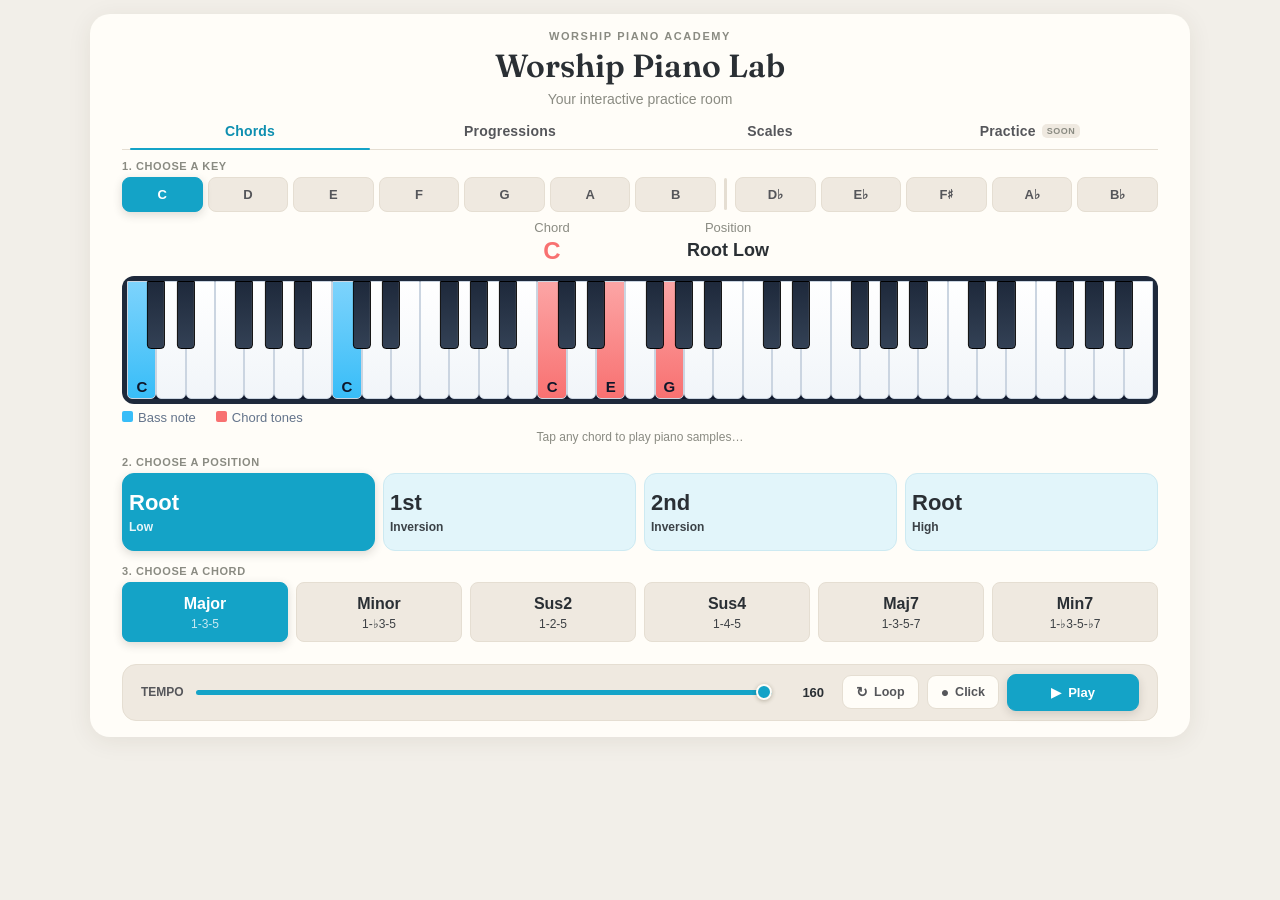
<file: index.html>
<!DOCTYPE html>
<html lang="en">
<head>
  <meta charset="UTF-8" />
  <meta name="viewport" content="width=device-width, initial-scale=1.0, maximum-scale=1.0" />
  <title>Worship Piano Lab – Interactive Progressions</title>
  <link rel="preconnect" href="https://fonts.googleapis.com" />
  <link rel="preconnect" href="https://fonts.gstatic.com" crossorigin />
  <link rel="stylesheet" href="https://fonts.googleapis.com/css2?family=Fraunces:opsz,wght@9..144,600&display=swap" />
  <link rel="stylesheet" href="styles.css" />
</head>
<body>
  <div id="wpl-wrapper">
    <div class="wpl-header">
      <div class="wpl-eyebrow">Worship Piano Academy</div>
      <div class="wpl-title">Worship Piano Lab</div>
      <div class="wpl-subtitle">Your interactive practice room</div>
      <div class="wpl-trial-note" id="wpl-trial-note" style="display:none;"></div>
    </div>

    <div class="wpl-tabbar" id="wpl-tabbar"></div>

    <!-- Shared instrument block: key selector + readout + piano stay in the
         same position no matter which tab is active, so switching tabs never
         reflows this part of the layout. -->
    <div class="wpl-instrument">
      <div class="section-label">1. Choose a key</div>
      <div style="margin-bottom:8px;">
        <div id="wpl-key-tabs" style="display:flex; gap:5px; align-items:center; flex-wrap:wrap;"></div>
      </div>

      <div class="wpl-instrument-display" id="wpl-instrument-display">
        <div class="wpl-instrument-content">
          <div class="wpl-readout-row">
            <div style="text-align:center; width:140px; height:50px;">
              <div class="wpl-readout-label" id="wpl-chord-heading-label">Chord</div>
              <div id="wpl-chord-name" style="font-size:24px; font-weight:700; line-height:31px;"></div>
            </div>
            <div style="text-align:center; width:140px; height:50px;">
              <div class="wpl-readout-label" id="wpl-step-heading-label">Position</div>
              <div id="wpl-step-label" style="font-size:24px; font-weight:700; line-height:31px;"></div>
            </div>
          </div>
          <div id="wpl-piano-frame">
            <div id="wpl-piano" style="display:flex; position:relative; height:118px; background:#0f172a; border-radius:8px;"></div>
          </div>
          <div class="wpl-legend" style="display:flex; gap:20px; margin-top:6px; font-size:13px; color:#64748b; flex-wrap:wrap;">
            <div id="wpl-bass-legend"><span class="wpl-legend-dot" style="display:inline-block; width:11px; height:11px; border-radius:2px; background:#38bdf8; margin-right:5px;"></span><span id="wpl-bass-legend-label">Bass note</span></div>
            <div id="wpl-chord-legend"><span class="wpl-legend-dot" style="display:inline-block; width:11px; height:11px; border-radius:2px; background:#f87171; margin-right:5px;"></span><span id="wpl-chord-legend-label">Chord tones</span></div>
            <div id="wpl-either-legend" style="display:none;"><span class="wpl-legend-dot" style="display:inline-block; width:11px; height:11px; border-radius:2px; background:#c084fc; margin-right:5px;"></span>Either hand</div>
          </div>
          <div id="wpl-status">Tap any chord to play piano samples…</div>
        </div>

        <div class="wpl-lock-overlay" id="wpl-lock-overlay">
          <div class="wpl-lock-card">
            <div class="wpl-lock-icon">&#128274;</div>
            <div class="wpl-lock-title">Unlock all 12 keys</div>
            <a class="wpl-lock-cta" id="wpl-lock-cta" href="https://checkout.worshippianoacademy.com/worship-piano-lab/" target="_blank" rel="noopener">Get Full Access &rarr;</a>
          </div>
        </div>
      </div>
    </div>

    <!-- All 4 panels stack in the same CSS Grid cell (see .wpl-panels in
         styles.css) so the container is always exactly as tall as the
         tallest one, automatically — adding a tab or changing a panel's
         content never requires hand-tuning a min-height to match the
         others again. -->
    <div class="wpl-panels">

    <!-- Progressions panel -->
    <div id="wpl-panel-progressions" class="wpl-panel">
      <div class="section-label">2. Choose a progression</div>
      <div id="wpl-prog-tabs" style="display:flex; gap:8px; margin-bottom:14px;"></div>

      <div class="section-label">3. Choose a chord</div>
      <div id="wpl-step-row" style="display:flex; gap:8px;"></div>

      <div class="wpl-playbar">
        <div class="wpl-bpm">
          <span class="wpl-bpm-label">TEMPO</span>
          <input type="range" id="wpl-bpm-slider" min="40" max="160" value="160" />
          <span class="wpl-bpm-value" id="wpl-bpm-value">160</span>
        </div>
        <div class="wpl-playbar-controls">
          <button class="wpl-toggle-btn" id="wpl-loop-btn"><span class="wpl-icon">&#8635;</span>Loop</button>
          <button class="wpl-toggle-btn" id="wpl-click-btn"><span class="wpl-icon">&#9679;</span>Click</button>
          <button class="wpl-play-btn" id="wpl-play-btn"><span class="wpl-icon">&#9654;</span><span id="wpl-play-label">Play</span></button>
        </div>
      </div>
    </div>

    <!-- Chords panel (built from Progressions' own markup/classes: top row
         = 4 position buttons using plain .prog-tab (num/name — exactly
         Progressions' own top-row shape, no overrides); bottom row = 6
         quality buttons using plain .step-btn (n/l — exactly Progressions'
         own step-row shape, no overrides). No #wpl-panel-chords2-scoped CSS
         at all; every size/color comes straight from the shared
         .prog-tab/.step-btn base rules already used everywhere else. IDs/
         classes here keep the "2"/"chords2" naming from when this was built
         as a separate, in-progress "Chords v2" alongside the original
         Chords panel — it's now the only Chords panel (the original was
         deleted 2026-09-03), but renaming every id here would be a much
         larger, riskier change for no functional benefit. -->
    <div id="wpl-panel-chords2" class="wpl-panel active">
      <div class="section-label">2. Choose a position</div>
      <div id="wpl-position-tabs2" style="display:flex; gap:8px; margin-bottom:14px;"></div>

      <div class="section-label">3. Choose a chord</div>
      <div id="wpl-quality-row2" style="display:flex; gap:8px;"></div>

      <div class="wpl-playbar">
        <div class="wpl-bpm">
          <span class="wpl-bpm-label">TEMPO</span>
          <input type="range" id="wpl-chords2-bpm-slider" min="40" max="160" value="160" />
          <span class="wpl-bpm-value" id="wpl-chords2-bpm-value">160</span>
        </div>
        <div class="wpl-playbar-controls">
          <button class="wpl-toggle-btn" id="wpl-chords2-loop-btn"><span class="wpl-icon">&#8635;</span>Loop</button>
          <button class="wpl-toggle-btn" id="wpl-chords2-click-btn"><span class="wpl-icon">&#9679;</span>Click</button>
          <button class="wpl-play-btn" id="wpl-chords2-play-btn"><span class="wpl-icon">&#9654;</span><span id="wpl-chords2-play-label">Play</span></button>
        </div>
      </div>
    </div>

    <!-- Scales panel: copied verbatim from Progressions' panel shell
         (#wpl-panel-progressions above), 2026-09-04, per Chris -- top row
         is buildProgTabs()'s exact .prog-tab pattern, bottom row is
         buildStepButtons()'s exact .step-btn pattern (same two
         classes/colors Progressions uses, not one class reused for both).
         Only the data arrays, ids, and section-label text differ. -->
    <div id="wpl-panel-scales" class="wpl-panel">
      <div class="section-label">2. Choose a scale</div>
      <div id="wpl-scale-type-row" style="display:flex; gap:8px; margin-bottom:14px;"></div>

      <div class="section-label">3. Choose a view</div>
      <div id="wpl-scale-view-row" style="display:flex; gap:8px;"></div>

      <div class="wpl-playbar">
        <div class="wpl-bpm">
          <span class="wpl-bpm-label">TEMPO</span>
          <input type="range" id="wpl-scales-bpm-slider" min="40" max="160" value="160" />
          <span class="wpl-bpm-value" id="wpl-scales-bpm-value">160</span>
        </div>
        <div class="wpl-playbar-controls">
          <button class="wpl-toggle-btn" id="wpl-scales-loop-btn"><span class="wpl-icon">&#8635;</span>Loop</button>
          <button class="wpl-toggle-btn" id="wpl-scales-click-btn"><span class="wpl-icon">&#9679;</span>Click</button>
          <button class="wpl-play-btn" id="wpl-scales-play-btn"><span class="wpl-icon">&#9654;</span><span id="wpl-scales-play-label">Play</span></button>
        </div>
      </div>
    </div>

    <!-- Practice panel: umbrella tab for future drill categories (Speed
         Drills, Progression Drills). Scales moved out to its own
         top-level tab (see above), 2026-09-04 -- Chris: "leave the
         practice tab as coming soon for now". Content already filmed in
         the Practice Videos folder (12 drill categories, ~57 videos) will
         populate this once built; for now it's a single placeholder, same
         pattern the old "Soon" sub-panels used. -->
    <div id="wpl-panel-practice" class="wpl-panel">
      <div class="wpl-soon">
        <div class="wpl-soon-icon">&#127925;</div>
        <div class="wpl-soon-title">Practice drills — coming soon</div>
        <div class="wpl-soon-text">Timed speed drills and tempo-building progression drills for every key, for building finger independence and speed.</div>
      </div>
    </div>

    </div><!-- /.wpl-panels -->
  </div>

  <script src="chord-data.js"></script>
  <script src="piano-engine.js"></script>
  <script src="ui.js"></script>
</body>
</html>
</file>
<file: styles.css>
#wpl-wrapper * { -webkit-tap-highlight-color: transparent; box-sizing: border-box; }
#wpl-wrapper button { font-family: inherit; }
body {
  box-sizing: border-box;
  background: #f2efe9;
  margin: 0;
  padding: 14px 16px;
}
#wpl-wrapper {
  --wpl-cream: #f2efe9;
  --wpl-card: #fffdf8;
  --wpl-ink: #2a2f34;
  --wpl-muted: #8a8b82;
  --wpl-tan: #efe9e0;
  --wpl-tan-hover: #e3dcd0;
  --wpl-tan-text: #55565a;
  --wpl-accent: #14A3C7;
  --wpl-accent-dark: #0e8fb0;
  --wpl-line: #e5ded2;
  --wpl-prog-bg: #e2f5fa;
  --wpl-prog-hover: #cfeaf2;
  --wpl-prog-border: #cdeaf2;
  --wpl-lift-shadow: 0 4px 10px rgba(42,38,32,0.10);
  --wpl-active-shadow: 0 3px 10px rgba(42,38,32,0.16);

  font-family: -apple-system, BlinkMacSystemFont, 'Segoe UI', Roboto, sans-serif;
  box-sizing: border-box;
  width: 100%;
  max-width: 1100px;
  margin: 0 auto;
  padding: 16px 32px 16px;
  background: var(--wpl-card);
  border-radius: 20px;
  box-shadow: 0 4px 24px rgba(60,50,20,0.08);
  color: var(--wpl-ink);
  position: relative;
}

/* ---------- Header ---------- */
.wpl-header { text-align: center; margin-bottom: 8px; }
.wpl-eyebrow {
  font-size: 11px;
  font-weight: 700;
  color: var(--wpl-muted);
  text-transform: uppercase;
  letter-spacing: 1.6px;
  margin-bottom: 6px;
}
.wpl-title {
  font-family: 'Fraunces', Georgia, 'Times New Roman', serif;
  font-size: 32px;
  font-weight: 600;
  color: var(--wpl-ink);
  line-height: 1.15;
}
.wpl-subtitle { font-size: 14px; font-weight: 500; color: var(--wpl-muted); margin-top: 6px; }
/* Overlaid on the card (position:absolute), not in normal flow — this is
   deliberate so the countdown never affects #wpl-wrapper's height or pushes
   the header/tabs/piano down (Chris: "doesn't effect the size, but sits in
   a visually good place"). #wpl-wrapper is given position:relative (see
   top of this file) so this positions relative to the card, not the page. */
.wpl-trial-note {
  display: none;
  position: absolute;
  top: 14px;
  right: 16px;
  z-index: 3;
  text-align: center;
  padding: 6px 12px;
  background: #e2f5fa;
  border: 1px solid #cdeaf2;
  border-radius: 10px;
  line-height: 1.3;
}
.wpl-trial-label {
  display: block;
  font-size: 10px;
  font-weight: 700;
  text-transform: uppercase;
  letter-spacing: 0.3px;
  color: var(--wpl-tan-text);
}
.wpl-trial-clock {
  display: block;
  font-size: 13px;
  font-weight: 800;
  color: var(--wpl-accent-dark);
  font-variant-numeric: tabular-nums;
}
/* Default (above the 520px breakpoint) reservation — covers the common
   embed widths between phone and the 1100px desktop max-width, where the
   card is narrower than the eyebrow text's clear margin needs. */

/* ---------- Top tab bar ---------- */
.wpl-tabbar {
  display: flex;
  gap: 4px;
  border-bottom: 1.5px solid var(--wpl-line);
  margin-bottom: 10px;
}
.wpl-tab {
  position: relative;
  border: none;
  background: none;
  cursor: pointer;
  padding: 8px 16px 10px;
  font-size: 14px;
  font-weight: 700;
  color: var(--wpl-tan-text);
  letter-spacing: 0.2px;
  transition: color 0.15s ease;
  display: flex;
  align-items: center;
  justify-content: center;
  gap: 6px;
  /* Unlike .prog-tab/.step-btn/.key-tab (the sub-rows within a panel),
     this row never got flex:1 -- with exactly 4 tabs today the fixed
     padding + font sizes below happen to fit every breakpoint, but a
     future 5th tab would just overflow or wrap the bar (adding height)
     instead of sharing the row width like every other button row in the
     app already does. flex:1 1 0 + min-width:0 makes this row self-
     adjusting the same way, so adding a tab is a markup-only change here
     too, not a new round of breakpoint tuning. white-space:nowrap keeps
     a label + its "Soon" pill on one line instead of wrapping inside
     the tab and growing the bar's height once the button gets narrower
     with more tabs sharing the row. */
  flex: 1 1 0;
  min-width: 0;
  white-space: nowrap;
}
.wpl-tab.active { color: var(--wpl-accent-dark); }
.wpl-tab.active::after {
  content: "";
  position: absolute;
  left: 8px; right: 8px; bottom: -1.5px;
  height: 2.5px;
  border-radius: 2px;
  background: var(--wpl-accent);
}
.wpl-tab-soon {
  font-size: 9px;
  font-weight: 800;
  text-transform: uppercase;
  letter-spacing: 0.5px;
  color: var(--wpl-muted);
  background: var(--wpl-tan);
  border-radius: 5px;
  padding: 2px 5px;
}
.wpl-tab.active .wpl-tab-soon { color: var(--wpl-accent-dark); background: #e6f6fb; }

/* ---------- Shared instrument block (key selector + readout + piano) —
   stays in the same position across every tab; only .wpl-panel below it
   swaps content. ---------- */
.wpl-instrument { margin-bottom: 10px; }

/* ---------- Section labels ---------- */
.section-label {
  font-size: 11px;
  font-weight: 700;
  color: var(--wpl-muted);
  text-transform: uppercase;
  letter-spacing: 0.6px;
  margin-bottom: 5px;
}

/* ---------- Shared button feel: progression tabs, key tabs, step buttons
   all hover/select the same way — a quiet lift, no colored ring. Progression
   tabs get their own light-blue rest color (matching the reference); key
   tabs and step buttons share the tan. ---------- */
.prog-tab, .key-tab, .step-btn {
  border: 1.5px solid var(--wpl-line);
  cursor: pointer;
  text-align: center;
  color: var(--wpl-ink);
  min-width: 0;
  transition: background 0.15s ease, border-color 0.15s ease, box-shadow 0.15s ease, transform 0.15s ease, color 0.15s ease;
}
.prog-tab.active, .key-tab.active, .step-btn.active {
  background: var(--wpl-accent); color: #fff; border-color: var(--wpl-accent);
  box-shadow: var(--wpl-active-shadow);
  transform: translateY(0);
}

/* ---------- Progression tabs ---------- */
.prog-tab {
  flex: 1; border-radius: 12px; padding: 14px 6px;
  background: var(--wpl-prog-bg); border-color: var(--wpl-prog-border);
  /* center (not flex-start): all 5 progression names are now single
     words (Foundation/Smooth/Soft/Big/Full), so every button's .num +
     .name block is the same height and centers identically — no more
     risk of a 2-line-wrapped name pushing one button's .num out of
     line with the rest. If a future name gets long enough to wrap
     again, revisit this (see git history 2026-08-30 for the prior
     flex-start fix and why it was needed then). */
  display: flex; flex-direction: column; justify-content: center;
  min-height: 78px;
}
.prog-tab .num { font-weight: 800; font-size: 22px; line-height: 1.2; }
/* margin-top: 4px matches the vertical gap every other "label + caption"
   pairing in the app uses (.step-btn's flex gap:4px, both for the
   Progressions step-row and the Chords position row) — Chris, 2026-09-02:
   "make it all equal" after comparing this row's spacing to the step-row's
   and finding this one tighter (was 2px here, 1px on the Chords quality
   row's override below — now both 4px, one shared standard). */
.prog-tab .name { font-size: 12px; font-weight: 600; opacity: 0.9; margin-top: 4px; }

/* ---------- Key tabs ---------- */
.key-tab {
  flex: 1; border-radius: 8px; padding: 9px 0; font-weight: 600; font-size: 13px;
  background: var(--wpl-tan); color: var(--wpl-tan-text);
  white-space: nowrap;
  /* Fixed (px, not ratio) line-height so box height depends only on
     padding, never on font-size — .key-tab-wide sets a smaller
     font-size for 2-letter labels (Db/Eb/F#/Ab/Bb) and, since it never
     redeclares line-height, inherits this exact px value, keeping its
     row the same height as the 1-letter keys next to it. */
  line-height: 15px;
}
.key-tab.locked { opacity: 0.55; }

/* ---------- Step buttons ---------- */
.step-btn {
  flex: 1;
  border-radius: 8px;
  padding: 9px 4px 7px;
  background: var(--wpl-tan);
  display: flex;
  flex-direction: column;
  align-items: center;
  justify-content: center;
  gap: 4px;
  min-height: 60px;
}
.step-btn.active .n { color: #fff; }
.step-btn.active .l { color: rgba(255,255,255,0.85); }
.step-btn.playing { border-color: #f59e0b; box-shadow: 0 0 0 2px rgba(245,158,11,0.35); }
/* Chris, 2026-09-02, follow-up (after reviewing Chords v2): "the Major/Minor
   titles on the OLD Chords tab's bottom row look bigger/bolder than Chords
   v2's... make that change on chords2 to match" + "make the progressions
   tab lower row title match... so the shell fonts are the same size" +
   later, after a scoped fix still left Practice's row out: "why do I keep
   having to tell you to resize text? they should be the same on all the
   tabs... unless the text on a button is too long." So this is the BASE
   rule now (not a per-ID override) — every consumer of plain .step-btn .n
   automatically gets the same weight/size with no per-tab patching needed:
   Progressions' #wpl-step-row, Chords v2's #wpl-quality-row2, AND
   Practice's #wpl-scale-hands-row/#wpl-scale-direction-row/
   #wpl-scale-octaves-row (Right/Both, Up/Down/Up-Dn, 1-2-3 8ve) all share
   this one rule. Matches the OLD Chords tab's #wpl-chord-quality-tabs
   .prog-tab .num sizing exactly (800/16px desktop, see that rule further
   down) — that's the one row this whole family is modeled on. Captions
   (.l) are untouched; only rows that use them (step-row, quality-row2) are
   affected, at 12px as before. */
.step-btn .n { font-weight: 800; color: var(--wpl-ink); font-size: 16px; line-height: 1.2; }
/* Chris, 2026-09-04: top-row subtitle (.prog-tab .name) and bottom-row
   subtitle (.step-btn .l) read as two different colors -- .name has no
   color of its own (inherits --wpl-ink at 0.9 opacity from the shared
   .prog-tab/.key-tab/.step-btn rule above), .l was hardcoded to
   --wpl-muted (gray). Matching .l to the same treatment (drop the
   hardcoded color, add the same 0.9 opacity) makes every subtitle the
   same color everywhere .step-btn .l is used -- Progressions' step-row,
   Chords v2's quality-row2, Scales' view-row. */
.step-btn .l { font-size: 12px; opacity: 0.9; line-height: 1.2; }

/* Full label ("Right Hand", "Left Hand") vs short label ("RH", "LH") --
   Chris, 2026-09-04: short only on mobile, full on desktop. Short is the
   default/safe-everywhere text; full switches on at each consumer's own
   min-width query below. (The Choose a Scale row's title used to need
   this too, to abbreviate "Pentatonic" to "Pent" -- Chris, 2026-09-05,
   moved "Pentatonic" down to the button's subtitle instead, always
   spelled out, so that row no longer uses these classes at all -- see
   .wpl-name-wide below.) */
.wpl-lbl-full { display: none; }
.wpl-lbl-short { display: inline; }
/* Scale readout ("C", "Cm", ...): spelled-out Major/Minor only above the
   readout box's own mobile/desktop split (140px box starts here, same
   breakpoint the .wpl-readout-row mobile override below uses) -- Chris,
   2026-09-05: "on desktop... change the text back from C to C Major and
   Cm to C Minor." Below this width the compact "C"/"Cm" stays (matches
   the smaller 112px/88px boxes at narrower widths). */
@media (min-width: 521px) {
  #wpl-chord-name .wpl-lbl-full { display: inline; }
  #wpl-chord-name .wpl-lbl-short { display: none; }
}
/* On-key note/number labels: same 11px/10px (white/black) at every width
   until now -- Chris, 2026-09-05: "on desktop only, can you make the note
   names/number names any bigger?" Base size (mobile/tablet keys are too
   narrow for anything bigger) stays the original inline-style values;
   only bumped from 521px up, same "desktop" threshold as the readout
   box above. */
.key-label-white { font-size: 11px; }
.key-label-black { font-size: 10px; }
@media (min-width: 521px) {
  .key-label-white { font-size: 15px; }
  .key-label-black { font-size: 13px; }
}
/* Choose a Scale row's title (.num) is always "Major"/"Minor" now --
   Chris, 2026-09-05, reordering the row into 2 groups of 3 -- so it no
   longer needs its own downscoped size like the old "Pentatonic" title
   did; it just uses the same .prog-tab .num sizing as every other row
   (12px/14px/22px across the same 340/520 breakpoints).
   "Pentatonic" moved down to be the subtitle (.name) instead, always
   spelled out rather than abbreviated to "Pent". .wpl-name-wide still
   flags just those two buttons' subtitles (see SCALE_TYPES "wide" flag
   in ui.js) for the 521-619px tier below, where "Scale"/"Blues" keep the
   row's normal, larger .name size and only "Pentatonic" needs its own
   smaller size to avoid wrapping.
   Below 521px, though, Chris, 2026-09-05 (mobile only): "make Pentatonic
   bigger... then reduce the subtitles Scale and Blues to be the same
   size as Pentatonic" -- so the two mobile tiers (see #wpl-scale-type-row
   .prog-tab .name further down, at the 341-520px and <=340px breakpoints)
   drop the .wpl-name-wide restriction and size ALL THREE subtitles
   (Scale/Pentatonic/Blues) the same, at the largest size that still fits
   "Pentatonic" -- the longest of the three -- at that tier's narrowest
   real device width (Playwright-verified: candidate sizes tested against
   the button's actual measured width, with wrap/overflow checked directly
   via scrollHeight and scrollWidth, at real phone widths 320-520px rather
   than the full theoretical breakpoint range, since e.g. 341-359px has no
   real device and its own tighter "pinch" from the row's padding/gap
   shrinking right at that boundary). 9px still covers 521-619px; 620px+
   is wide enough for the row's own normal .name size (12px) with real
   margin, so no override is needed there. */
@media (min-width: 521px) and (max-width: 619px) {
  #wpl-scale-type-row .prog-tab .name.wpl-name-wide { font-size: 9px; }
}
/* "Right Hand"/"Left Hand" became "RH Fingers"/"LH Fingers" (Chris,
   2026-09-04), shown at every width (nFull===nShort for this row again --
   "Finger Patterns" briefly lived here on 2026-09-05 but Chris caught it:
   "no! not 'finger patterns' on the bottom row! only the scale / view
   part above the piano," so this row is back to "RH Fingers"/"LH
   Fingers", see SCALE_VIEWS in ui.js) -- so unlike "Note"/"Number", this
   row's text can't just avoid wrapping by getting shorter below some
   breakpoint on its own; the fix here is shrinking the row's own
   .step-btn .n font at the widths where it otherwise wraps.
   Chris, 2026-09-05 (mobile only): "make the titles bigger, but don't
   let LH and RH fingers wrap... make the bottom subtitles the same text
   size as the top row subtitles." The old flat 8px/7px for all of
   <=520px actually still wrapped "RH Fingers"/"LH Fingers" at real
   320px-wide phones (Playwright-confirmed: scrollHeight jumps to a 2nd
   line at 8px there), so the <=520px tier is now split into four
   narrower bands, each the largest .n size that keeps "RH Fingers" on
   one line at that band's narrowest *real* device width (forced
   white-space:nowrap + measured scrollWidth against the button's actual
   width, tested across every common phone width 320-520px, not the
   theoretical breakpoint continuum): 7px for <=340px (real floor: 320px);
   8px for 341-374px (real floor: 360px); 8.25px for 375-411px (real
   floor: 375px); 9px for 412-520px (real floor: 412px). .l (the
   subtitle) is set to match the Choose a Scale row's own new unified
   subtitle size at the same two breakpoints it uses (7.75px <=340px,
   8px 341-520px) per Chris's "same as the top row" instruction, rather
   than following the .n tiers above -- both sets of numbers were
   verified together (all six buttons' .n and .l, at every real width
   320-520px) with zero wraps or overflow. 10px/9px still covers
   521-589px; 12px/10px still covers 590-899px; 900px+ keeps the row's
   standard, unscoped 16px/12px (already verified to fit there). */
@media (max-width: 340px) {
  #wpl-scale-view-row .step-btn .n { font-size: 7px; }
  #wpl-scale-view-row .step-btn .l { font-size: 7.75px; }
}
@media (min-width: 341px) and (max-width: 374px) {
  #wpl-scale-view-row .step-btn .n { font-size: 8px; }
  #wpl-scale-view-row .step-btn .l { font-size: 8px; }
}
@media (min-width: 375px) and (max-width: 411px) {
  #wpl-scale-view-row .step-btn .n { font-size: 8.25px; }
  #wpl-scale-view-row .step-btn .l { font-size: 8px; }
}
@media (min-width: 412px) and (max-width: 520px) {
  #wpl-scale-view-row .step-btn .n { font-size: 9px; }
  #wpl-scale-view-row .step-btn .l { font-size: 8px; }
}
@media (min-width: 521px) and (max-width: 589px) {
  #wpl-scale-view-row .step-btn .n { font-size: 10px; }
  #wpl-scale-view-row .step-btn .l { font-size: 9px; }
}
@media (min-width: 590px) and (max-width: 899px) {
  #wpl-scale-view-row .step-btn .n { font-size: 12px; }
  #wpl-scale-view-row .step-btn .l { font-size: 10px; }
}

/* Choose a View row: every button now has both a title and a subtitle
   (Note/Names, Scale/Degrees, RH/1 Octave, etc, 2026-09-04) so plain
   .step-btn centering (shared rule above) already puts every title on
   the same plane -- no per-row override needed, same as Progressions'
   own step-row. (Earlier attempt used flex-start to compensate for 2
   of the 6 buttons having no subtitle; not needed once the labels
   were split.) */

/* ---------- Chord / number readout ---------- */
/* Both boxes are a fixed width (not min-width) sized with buffer to fit the
   widest real value ("Root High"/"Root Low" on the Chords tab) so the row
   never shifts based on content length, and justify-content:center + gap
   groups them near the middle instead of pinning them to the row's edges.
   (A hand-with-numbered-fingers icon briefly lived in this row too,
   2026-09-05 -- removed again: even capped at a modest max size it was
   still taller than the readout boxes on every tier, which grew the
   row's own height and visibly pushed the piano down every time a
   Fingers view was selected. Chris: "your hand is too big which pushed
   that row down which made the entire shell move down... just delete
   the hand." A real PNG image, sized to fit inside the existing box
   height instead of growing it, is the likely next approach if he
   supplies one -- flagged here so the reasoning isn't lost if it comes
   back.) */
.wpl-readout-row { display: flex; justify-content: center; align-items: flex-end; gap: 36px; margin: 8px 0 6px; padding: 0 20px; }
.wpl-readout-label { font-size: 13px; color: var(--wpl-muted); }
/* Numbers/symbols ("C", "1", "5/7") read fine big and bold; full words
   ("Root High", "1st Inv") look oversized/heavy at the same size, so
   ui.js's setReadoutValue() adds this class whenever the raw value is
   longer than any real number/symbol ever gets (see ui.js comment). */
#wpl-chord-name.long-label, #wpl-step-label.long-label { font-size: 18px !important; }

/* ---------- Piano ---------- */
#wpl-piano-frame { background: #1e293b; border-radius: 12px; padding: 5px; }
#wpl-status {
  text-align: center;
  font-size: 12px;
  color: var(--wpl-muted);
  margin-top: 3px;
  height: 18px;
  line-height: 18px;
  overflow: hidden;
}

/* ---------- Playback bar ---------- */
.wpl-playbar {
  display: flex;
  align-items: center;
  gap: 18px;
  background: var(--wpl-tan);
  border: 1.5px solid var(--wpl-line);
  border-radius: 14px;
  padding: 9px 18px;
  margin-top: 22px;
  flex-wrap: wrap;
}
.wpl-bpm {
  display: flex;
  align-items: center;
  gap: 10px;
  flex: 1;
  min-width: 180px;
}
.wpl-bpm-label { font-size: 12px; font-weight: 700; color: var(--wpl-tan-text); white-space: nowrap; }
.wpl-bpm-value { font-size: 13px; font-weight: 800; color: var(--wpl-ink); width: 40px; text-align: right; font-variant-numeric: tabular-nums; }
.wpl-bpm input[type="range"] {
  flex: 1;
  -webkit-appearance: none;
  appearance: none;
  height: 5px;
  border-radius: 3px;
  background: linear-gradient(var(--wpl-accent),var(--wpl-accent)) 0/var(--pct,50%) 100% no-repeat, #ddd2b3;
  outline: none;
}
.wpl-bpm input[type="range"]::-webkit-slider-thumb {
  -webkit-appearance: none;
  width: 16px; height: 16px; border-radius: 50%;
  background: var(--wpl-accent);
  border: 2.5px solid var(--wpl-card);
  box-shadow: 0 1px 4px rgba(60,50,20,0.3);
  cursor: pointer;
  margin-top: -0.5px;
}
.wpl-bpm input[type="range"]::-moz-range-thumb {
  width: 14px; height: 14px; border-radius: 50%;
  background: var(--wpl-accent); border: 2.5px solid var(--wpl-card);
  box-shadow: 0 1px 4px rgba(60,50,20,0.3); cursor: pointer;
}

.wpl-playbar-controls { display: flex; align-items: center; gap: 8px; }
.wpl-toggle-btn {
  display: flex; align-items: center; gap: 6px;
  border: 1.5px solid var(--wpl-line);
  background: var(--wpl-card);
  color: var(--wpl-tan-text);
  font-weight: 700;
  font-size: 12.5px;
  padding: 9px 13px;
  border-radius: 9px;
  cursor: pointer;
  transition: background 0.15s ease, border-color 0.15s ease, box-shadow 0.15s ease, transform 0.15s ease, color 0.15s ease;
  white-space: nowrap;
  min-width: 0;
}
.wpl-toggle-btn.active { background: var(--wpl-accent); border-color: var(--wpl-accent); color: #fff; box-shadow: var(--wpl-active-shadow); }
.wpl-toggle-btn .wpl-icon { font-size: 14px; line-height: 1; }

.wpl-play-btn {
  display: flex; align-items: center; justify-content: center; gap: 7px;
  border: 1.5px solid var(--wpl-accent);
  background: var(--wpl-accent);
  color: #fff;
  font-weight: 800;
  font-size: 13px;
  padding: 10px 18px;
  border-radius: 9px;
  cursor: pointer;
  box-shadow: var(--wpl-active-shadow);
  transition: background 0.15s ease, border-color 0.15s ease, transform 0.15s ease;
  white-space: nowrap;
  min-width: 132px;
}
.wpl-play-btn.playing { background: #f59e0b; border-color: #f59e0b; }

/* ---------- Panels (the shell doesn't move on tab switch — the key
   selector + piano above this live in .wpl-instrument and never move at
   all, regardless of tab) ----------
   All 4 panels are stacked in the SAME grid cell (grid-row/grid-column:1),
   so .wpl-panels sizes itself to whichever panel is naturally tallest —
   automatically, with no min-height number to keep in sync by hand. Only
   the active one is visible; the rest sit underneath at visibility:hidden
   (not display:none, which would remove them from the height calculation
   entirely and defeat the whole point). Chris (2026-08-28): "I don't want
   to keep adjusting vertical heights for things" when adding future tabs
   or content — this is the fix, do NOT go back to per-panel min-height
   tuning. Adding tab #5 someday just means adding a 5th `.wpl-panel` in
   here; its height is picked up automatically. */
.wpl-panels { display: grid; }
.wpl-panel {
  grid-row: 1;
  grid-column: 1;
  visibility: hidden;
  pointer-events: none;
  /* Without this, a grid item's default min-width:auto lets its own
     content's min-content size force the shared grid COLUMN wider than
     the wrapper — the width equivalent of the height "tallest wins"
     trick above, but as a bug: one panel's non-wrapping row (e.g. the
     Scales settings row) can blow out the column and drag every OTHER
     panel to that same width, overflowing the card on narrow screens
     (Chris, 2026-08-31 — caught via Playwright at 390px). min-width:0
     lets the item shrink to the column's real size so its own flex/text
     content wraps instead. */
  min-width: 0;
}
.wpl-panel.active {
  visibility: visible;
  pointer-events: auto;
}

/* ---------- Coming soon panel ---------- */
.wpl-soon {
  display: flex;
  flex-direction: column;
  align-items: center;
  justify-content: center;
  padding: 20px;
  text-align: center;
  color: var(--wpl-muted);
}
.wpl-soon-icon { font-size: 34px; margin-bottom: 12px; }
.wpl-soon-title { font-size: 17px; font-weight: 700; color: var(--wpl-ink); margin-bottom: 6px; }
.wpl-soon-text { font-size: 13.5px; max-width: 380px; margin: 0 auto; line-height: 1.5; }

/* ---------- Demo lock overlay (covers readout + piano + legend + status
   when a locked key is tapped in demo mode; the key-selector row above it
   stays outside this wrapper and always clickable). ---------- */
.wpl-instrument-display { position: relative; }
.wpl-instrument-display.locked .wpl-instrument-content {
  filter: blur(2.5px);
  opacity: 0.35;
  pointer-events: none;
  user-select: none;
}
.wpl-lock-overlay {
  display: none;
  position: absolute;
  inset: 0;
  align-items: center;
  justify-content: center;
  padding: 16px;
  z-index: 5;
}
.wpl-lock-overlay.show { display: flex; }
.wpl-lock-card {
  display: flex;
  flex-direction: column;
  align-items: center;
  text-align: center;
  gap: 8px;
  background: var(--wpl-card);
  border: 1.5px solid var(--wpl-line);
  border-radius: 16px;
  padding: 22px 30px;
  box-shadow: 0 10px 28px rgba(42,38,32,0.22);
}
.wpl-lock-icon { font-size: 28px; }
.wpl-lock-title { font-size: 19px; font-weight: 800; color: var(--wpl-ink); }
.wpl-lock-cta {
  display: inline-block;
  margin-top: 4px;
  padding: 13px 30px;
  background: var(--wpl-accent);
  border: 1.5px solid var(--wpl-accent);
  color: #fff;
  font-weight: 800;
  font-size: 15.5px;
  border-radius: 10px;
  text-decoration: none;
  box-shadow: var(--wpl-active-shadow);
  transition: background 0.15s ease, border-color 0.15s ease, transform 0.15s ease;
}

/* ---------- Hover states — real hover devices only ----------
   iOS Safari (and touch browsers generally) fires a CSS :hover state on tap
   and never clears it until a different element is tapped, since touch has
   no mouseleave. Every "lift" effect below was written assuming hover means
   "the cursor is over this" — on a phone it instead meant "the last thing I
   tapped," so tapping Click made Loop look permanently hovered until the
   next tap moved the stuck state onto Loop. Scoping all of it to
   (hover: hover) and (pointer: fine) means only real mice/trackpads ever
   see these effects; touch just gets the immediate tap feedback with
   nothing left stuck afterward. */
@media (hover: hover) and (pointer: fine) {
  .wpl-tab:hover { color: var(--wpl-ink); }
  .wpl-tab.active:hover { color: var(--wpl-accent-dark); }
  .prog-tab:hover, .key-tab:hover, .step-btn:hover {
    box-shadow: var(--wpl-lift-shadow);
    transform: translateY(-1.5px);
  }
  .prog-tab.active:hover, .key-tab.active:hover, .step-btn.active:hover { background: var(--wpl-accent-dark); border-color: var(--wpl-accent-dark); }
  .prog-tab:hover { background: var(--wpl-prog-hover); border-color: var(--wpl-prog-hover); }
  .key-tab:hover { background: var(--wpl-tan-hover); border-color: var(--wpl-tan-hover); }
  .step-btn:hover { background: var(--wpl-tan-hover); border-color: var(--wpl-tan-hover); }
  .wpl-toggle-btn:hover { background: var(--wpl-tan-hover); border-color: var(--wpl-tan-hover); box-shadow: var(--wpl-lift-shadow); transform: translateY(-1.5px); }
  .wpl-toggle-btn.active:hover { background: var(--wpl-accent-dark); border-color: var(--wpl-accent-dark); }
  .wpl-play-btn:hover { background: var(--wpl-accent-dark); border-color: var(--wpl-accent-dark); transform: translateY(-1.5px); }
  .wpl-play-btn.playing:hover { background: #d97706; border-color: #d97706; }
  .wpl-lock-cta:hover { background: var(--wpl-accent-dark); border-color: var(--wpl-accent-dark); transform: translateY(-1.5px); }
}

@media (max-width: 520px) {
  html, body { overflow-x: hidden; }
  #wpl-wrapper { padding: 16px 10px 18px !important; width: 100%; max-width: 100%; overflow-x: hidden; }
  .wpl-trial-note { top: 8px; right: 6px; padding: 4px 7px; border-radius: 8px; }
  .wpl-trial-label { font-size: 7.5px; }
  .wpl-trial-clock { font-size: 10.5px; }
  /* Keep the centered eyebrow/title/subtitle clear of the corner badge —
     without this, centered header text can run right under it on narrow
     screens (the badge is position:absolute, so it doesn't reserve space
     on its own). */
  #wpl-wrapper.wpl-has-trial-badge .wpl-header { padding-right: 100px; }
  /* Chris, 2026-09-02: "the black border around the piano on mobile seems
     too thick. it looks more proportionate on desktop." Desktop's frame
     padding-to-frame-height ratio is 5/(118+2*5) ≈ 3.9%; mobile's old 4px
     padding on a 55px piano (frame = 55+2*4 = 63px) was ≈ 6.3% — visibly
     chunkier. "don't want that to move everyting up in the shell" — so the
     FRAME's total height must stay exactly 63px through every pass below.
     First pass used padding:2.5px + piano height:58px (58+2*2.5=63) which
     matched the ratio, but Chris then noticed "why does the left border
     seem thicker than the right border" — a real, measured artifact: a
     2.5px (half-pixel) padding lands asymmetrically on the device pixel
     grid, rendering 2 solid dark pixels on the left edge vs only 1 on the
     right (confirmed via pixel-level screenshot scanning). Second pass
     went to a whole-number padding:2px + piano height:59px (59+2*2=63,
     frame height still exactly preserved), which fixed the left/right
     symmetry — but Chris then noticed "the rounded corners are getting
     cut off" on mobile: with only 2px of dark material and an 8px
     border-radius shared by both the frame and the inner piano, there was
     barely any dark corner left to show the curve — the piano's own key
     content pokes almost right up to the rounded edge (confirmed via a
     15x cropped zoom of the top-left corner: the blue highlighted key's
     rounded top corner is nearly flush with the frame's own curve, with
     only a sliver of dark pixels between them). Chris: "make the mobile
     border 1px bigger all the way around" — padding goes to 3px (still a
     whole number, so the left/right pixel-symmetry fix above is
     unaffected) and piano height compensates down to 57px (57+2*3=63,
     frame height still exactly the same 63px as every prior pass — "don't
     want that to move everyting up in the shell" still holds). border-
     radius stays 8px (unchanged) since it already matches #wpl-piano's
     own fixed inline border-radius:8px (index.html) — shrinking it would
     make the outer frame corner tighter than the inner piano's corner,
     which looks wrong. */
  #wpl-piano { height: 57px !important; }
  #wpl-piano span { font-size: 6px !important; }
  /* Black-key labels with an accidental ("E♭", "♭3", "C♯") stack on two
     lines here instead of running side by side -- a black key at this
     width is only ~6px wide, not enough for 2 characters at any legible
     size. Stacked in the label's own left-to-right order (see
     setKeyLabelText in piano-engine.js), so "E♭" is E-over-♭ but "♭3" is
     ♭-over-3 -- Chris, 2026-09-05: "stack the black keys on mobile," then
     "I dont' like 7b where 7 is on top of the flat. it needs to be
     reversed to flat is on top." Accidental line bumped from 5px to 6px
     the same day: "make the # and flat symbols on mobile be larger.
     there is more room to fit them." */
  #wpl-piano .key-label-stacked { display: flex !important; flex-direction: column; align-items: center; justify-content: center; gap: 0; }
  #wpl-piano .key-label-stacked .key-label-main { display: block; line-height: 1; }
  #wpl-piano .key-label-stacked .key-label-accidental { display: block; line-height: 1; font-size: 6px !important; }
  #wpl-piano-frame { padding: 3px !important; border-radius: 8px !important; }
  .wpl-title { font-size: 22px; }
  .prog-tab { padding: 8px 2px; min-height: 59px; }
  .prog-tab .num { font-size: 14px; }
  /* Chris, 2026-09-02: "the sub fonts on the top row can be a little
     bigger... make sure 'foundation' text looks good cause that's the
     longest text" — shared by Progressions' own top row (5 buttons, the
     tighter fit) and Chords v2's position row (4 buttons, more room per
     button). Playwright nowrap-probe against Progressions' narrower
     buttons — the binding case — at this breakpoint: "Foundation" fits up
     to 10.5px (57.16px natural vs 58.41px available) and wraps at 10.75px;
     10px keeps a real ~4px margin below that, still a clear step up from
     the old 8px. */
  .prog-tab .name { font-size: 10px; }
  .key-tab { padding: 6px 0; font-size: 11px; line-height: 12px; }
  /* 2-letter keys (Db/Eb/F#/Ab/Bb) keep the SAME font-size as the
     1-letter keys (Chris: text must match, not shrink) — only
     letter-spacing tightens slightly so the extra character still fits
     the same flex:1 box without wrapping. */
  .key-tab.key-tab-wide { letter-spacing: -0.3px; }
  #wpl-key-tabs { gap: 3px !important; }
  .step-btn { padding: 5px 1px; min-height: 44px; }
  /* Base rule now (see the desktop rule above), so every .step-btn .n
     consumer (step-row, quality-row2, Practice's Hand/Direction/Octaves)
     moves together automatically. */
  .step-btn .n { font-size: 11px; }
  .step-btn .l { font-size: 10px; }
  /* #wpl-position-tabs2 / #wpl-quality-row2 (Chords v2's own two rows)
     added to this shared list — Chris, 2026-09-02: "the mobile horizontal
     spacing between the buttons are not the same on progressions, practice
     and chords2" — these two rows were left out when this rule was first
     written (before Chords v2 existed) and were still falling back to
     their own 8px inline gap (index.html) at this breakpoint instead of
     shrinking with every other row's buttons. */
  #wpl-prog-tabs, #wpl-step-row, #wpl-scale-type-row, #wpl-scale-view-row, #wpl-position-tabs2, #wpl-quality-row2 { gap: 4px !important; }
  #wpl-prog-tabs, #wpl-scale-type-row, #wpl-position-tabs2 { margin-bottom: 6px !important; }
  /* Chris, 2026-09-01: "why do you have 3 rows of buttons? make it
     identical to chords/progressions that have 2 rows" — this row (Hand +
     Direction + Octaves) used to force Octaves onto its own 2nd line here
     via .wpl-scale-break, with its own compact min-height/font tuned just
     to fit that 2-line layout in Practice's height budget. Now that
     index.html removed the forced break, this row is a single line of 8
     .step-btns exactly like Progressions' #wpl-step-row / Chords' two
     rows — it inherits their shared .step-btn sizing above (gap/margin
     folded into the same selectors) instead of a bespoke override, and
     with only ONE line instead of two, Practice's total height only
     shrinks further below Chords/Progressions's shared max, so there's
     no shell-height risk (confirmed via qa/check-dimensions.js). */
  .wpl-readout-row { padding: 0 4px; margin: 4px 0 2px; gap: 20px; }
  .wpl-readout-row > div { width: 112px !important; height: 40px !important; }
  /* Choose a Scale row's subtitles (Scale/Pentatonic/Blues), unified --
     see the .wpl-name-wide comment further up for the full breakdown.
     This is the 341-520px tier (8px), scoped generically (not just
     .wpl-name-wide) so Scale/Blues shrink down to match Pentatonic
     instead of keeping the unscoped 10px .prog-tab .name mobile size. */
  #wpl-scale-type-row .prog-tab .name { font-size: 8px; }
  /* line-height is a fixed px value (not the desktop inline style's em-relative
     1.3), shared by both the normal and .long-label sizes below, so a
     short value ("C4") and a long one ("2nd Inv") sit on the same vertical
     center in the readout instead of the smaller font pulling its line up
     (Chris: "it sits higher than C4... it needs to be centered horizontally
     with C4"). */
  .wpl-readout-row #wpl-chord-name, .wpl-readout-row #wpl-step-label { font-size: 19px !important; line-height: 25px !important; }
  .wpl-readout-row #wpl-chord-name.long-label, .wpl-readout-row #wpl-step-label.long-label { font-size: 15px !important; line-height: 25px !important; }
  .wpl-instrument { margin-bottom: 16px; }
  .wpl-legend { font-size: 12px !important; gap: 14px !important; }
  .wpl-legend-dot { width: 9px !important; height: 9px !important; margin-right: 4px !important; }
  /* Chris: keep the "Tap any chord..." hint on desktop, but drop it on
     mobile — narrow screens don't have room for it without crowding the
     "3." heading above the step/position row. */
  #wpl-status { display: none; }
  .wpl-tabbar { gap: 0; }
  .wpl-tab { padding: 7px 5px 9px; font-size: 10.5px; gap: 3px; }
  .wpl-tab-soon { font-size: 7px; padding: 1.5px 3px; }
  .wpl-lock-card { padding: 16px 18px; }
  .wpl-lock-title { font-size: 16px; }
  .wpl-lock-cta { padding: 11px 22px; font-size: 14px; }
  .wpl-playbar { gap: 12px; padding: 10px 12px; }
  .wpl-bpm { min-width: 100%; order: 1; }
  .wpl-playbar-controls { order: 2; width: 100%; justify-content: space-between; }
  .wpl-toggle-btn, .wpl-play-btn { flex: 1; justify-content: center; min-width: 0; }
}

/* Extra-narrow safety net (2026-08-29): some embed contexts (e.g. a course
   platform sidebar that does not collapse on mobile) can hand our iframe
   less width than a normal phone screen. Below this the 520px mobile
   sizing can still be too wide for Loop/Click/Play or the progression/
   chord rows to fit without clipping, so shrink further and let the
   playbar buttons wrap onto a second line as a last resort instead of
   being cut off. */
@media (max-width: 340px) {
  #wpl-wrapper { padding: 12px 6px 14px !important; }
  .wpl-trial-note { top: 5px; right: 4px; padding: 2px 4px; border-radius: 6px; }
  .wpl-trial-label { display: none; }
  .wpl-trial-clock { font-size: 8px; }
  /* Header text itself also shrinks a touch here, on top of the smaller
     badge/reservation, specifically so "Worship Piano Lab" and the eyebrow
     still fit on one line each at the narrowest widths we support (as low
     as 288px — the ThriveCart-sidebar-squeeze case) instead of wrapping to
     a 2nd line, which would grow the header's height and start moving
     everything below it — the exact "changes the vertical layout" problem
     this badge is required not to cause. */
  #wpl-wrapper.wpl-has-trial-badge .wpl-header { padding-right: 50px; }
  #wpl-wrapper.wpl-has-trial-badge .wpl-eyebrow { font-size: 9px; letter-spacing: 1px; margin-bottom: 4px; }
  #wpl-wrapper.wpl-has-trial-badge .wpl-title { font-size: 18px; }
  #wpl-wrapper.wpl-has-trial-badge .wpl-subtitle { font-size: 11px; margin-top: 3px; }
  .prog-tab { padding: 6px 1px; min-height: 52px; }
  .prog-tab .num { font-size: 12px; }
  /* Same "a little bigger, keep Foundation on one line" request as the 520px
     rule above — Playwright nowrap-probe at this narrower breakpoint:
     "Foundation" fits up to 8.75px (47.64px natural vs 48.80px available,
     ~1.2px margin) and wraps at 9px, so 8.5px keeps a real ~2.5px margin
     while still stepping up from the old 7px. */
  .prog-tab .name { font-size: 8.5px; }
  .step-btn { padding: 4px 1px; min-height: 40px; }
  /* Same value the shared 520px rule above already uses, so no change is
     needed stepping down into this breakpoint. */
  .step-btn .n, .step-btn .l { font-size: 9px; }
  .key-tab { font-size: 9.5px; padding: 5px 0; line-height: 11px; }
  .key-tab.key-tab-wide { letter-spacing: -0.4px; }
  #wpl-key-tabs { gap: 2px !important; }
  /* Same fix as the 520px rule above: #wpl-position-tabs2 / #wpl-quality-row2
     added so Chords v2's own two rows shrink their gap along with every
     other row at this breakpoint too. */
  #wpl-prog-tabs, #wpl-step-row, #wpl-scale-type-row, #wpl-scale-view-row, #wpl-position-tabs2, #wpl-quality-row2 { gap: 3px !important; }
  /* Chords v2 (#wpl-panel-chords2): quality row's captions are plain
     .step-btn .l, which is 9px at this breakpoint (shared rule above) —
     fine for Progressions' own short captions ("2m", "1/3"), but Min7's
     "1-♭3-5-♭7" wraps to a 2nd line at 9px in this row's slightly
     different padding (Playwright probe: needs ≤8.25px to clear 35.3px of
     available width; wraps at 8.5px). Chris, 2026-09-02: "reduce text
     size only as much as to prevent wrapping... only on a smaller phone"
     — so this ONLY overrides the caption size, ONLY at this narrowest
     breakpoint (nothing changes at 340–520px or desktop, where it already
     fits at the shared 10px/12px sizes with room to spare), and only down
     to 8px — 2px of real margin below the exact 8.25px threshold, not
     shaved to the bone. */
  #wpl-quality-row2 .step-btn .l { font-size: 8px; }
  .wpl-readout-row { padding: 0 2px; gap: 10px; }
  .wpl-readout-row > div { width: 88px !important; height: 34px !important; }
  /* Overrides the 341-520px tier's 8px above -- this narrowest phone
     tier (real floor: 320px) has slightly less room, so Scale/Pentatonic/
     Blues are unified at 7.75px here instead (see .wpl-name-wide comment
     near the 521-619px tier for the full breakdown). */
  #wpl-scale-type-row .prog-tab .name { font-size: 7.75px; }
  .wpl-readout-row #wpl-chord-name, .wpl-readout-row #wpl-step-label { font-size: 15px !important; }
  /* 11.5px. Was briefly dropped to 10px to squeeze "Finger Patterns" into
     this 88px box on real phones, but Chris shortened the View readout's
     finger-view label to "Fingers" instead (see VIEW_READOUT_LABELS in
     ui.js) -- same length as "Numbers", which already fit fine here --
     so the extra shrink is no longer needed and this reverts to the size
     tuned for the longest Scale readout values (Cm Pentatonic, etc). */
  .wpl-readout-row #wpl-chord-name.long-label, .wpl-readout-row #wpl-step-label.long-label { font-size: 11.5px !important; }
  .wpl-playbar { gap: 6px; padding: 8px 8px; }
  .wpl-playbar-controls { gap: 5px; flex-wrap: wrap; row-gap: 6px; }
  .wpl-toggle-btn, .wpl-play-btn { padding: 7px 5px; font-size: 10.5px; }
  .wpl-play-btn { min-width: 0; }
}
@media (max-height: 500px) {
  #wpl-piano { height: 95px !important; }
  #wpl-piano span { font-size: 8px !important; }
  /* Same two-line stacking as the portrait tier above -- landscape phones
     hit this height-based query at widths this app never gave black-key
     labels any stacking treatment at all, so a 2-character "C♯"/"♭3" ran
     side by side and didn't fit a black key here either (~10-14px wide)
     -- Chris, 2026-09-05: "on mobile landscape, the black notes are not
     stacked." Slightly bigger than the portrait tier's sizes since these
     keys have a bit more room. */
  #wpl-piano .key-label-stacked { display: flex !important; flex-direction: column; align-items: center; justify-content: center; gap: 0; }
  #wpl-piano .key-label-stacked .key-label-main { display: block; line-height: 1; }
  #wpl-piano .key-label-stacked .key-label-accidental { display: block; line-height: 1; font-size: 7px !important; }
  #wpl-piano-frame { padding: 4px !important; border-radius: 8px !important; }
}
</file>
